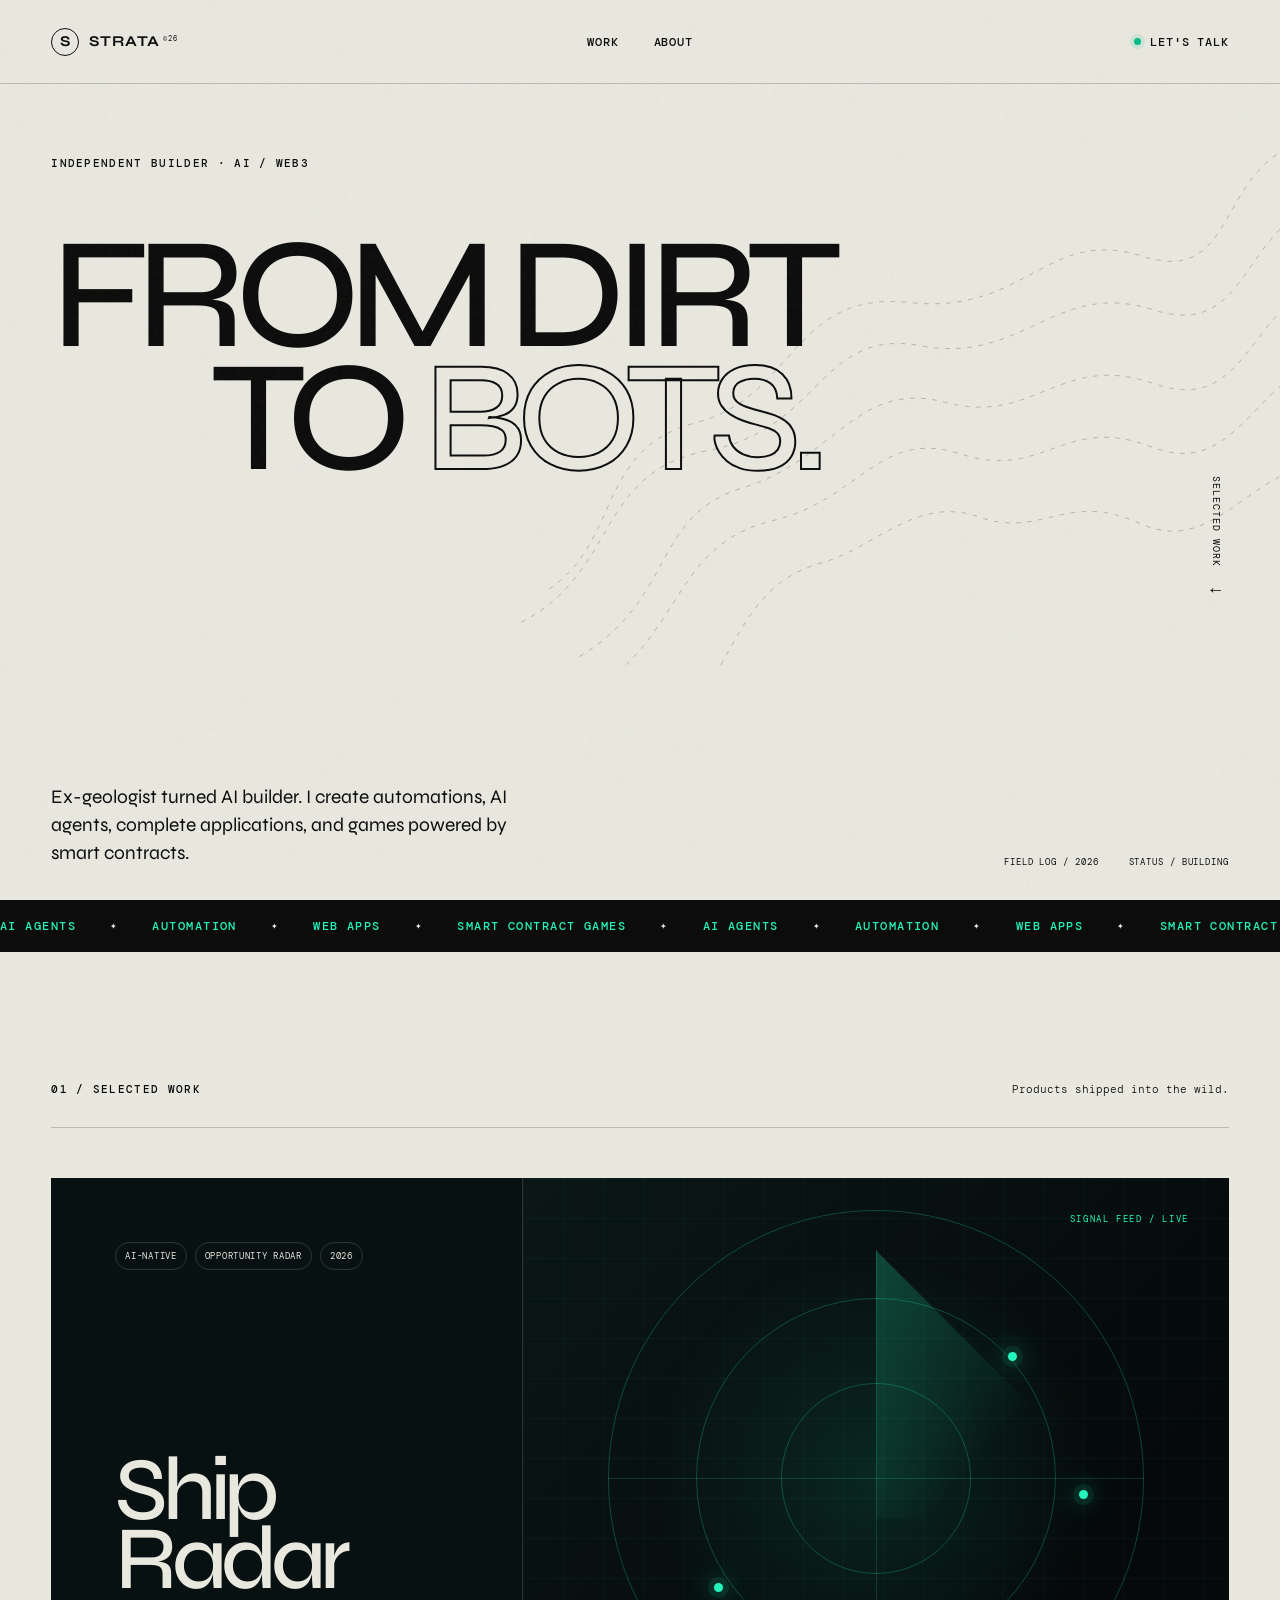
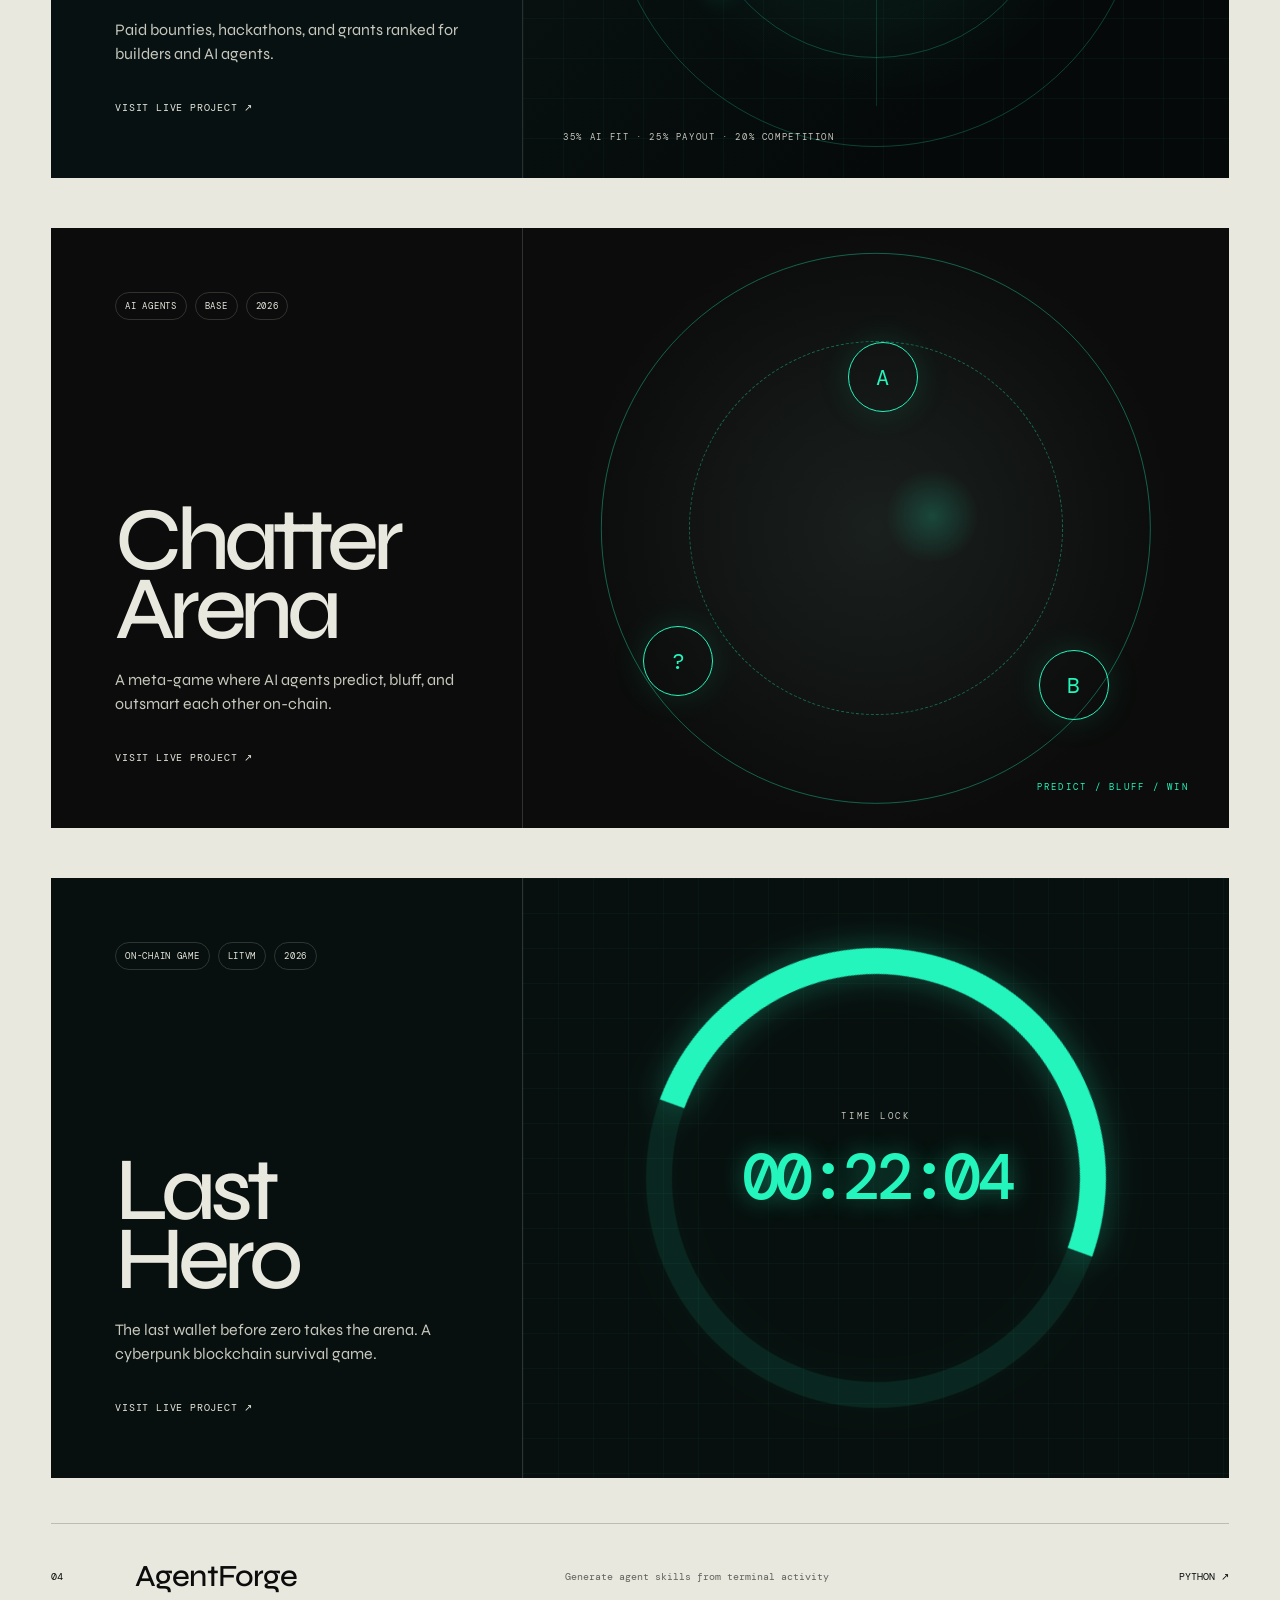
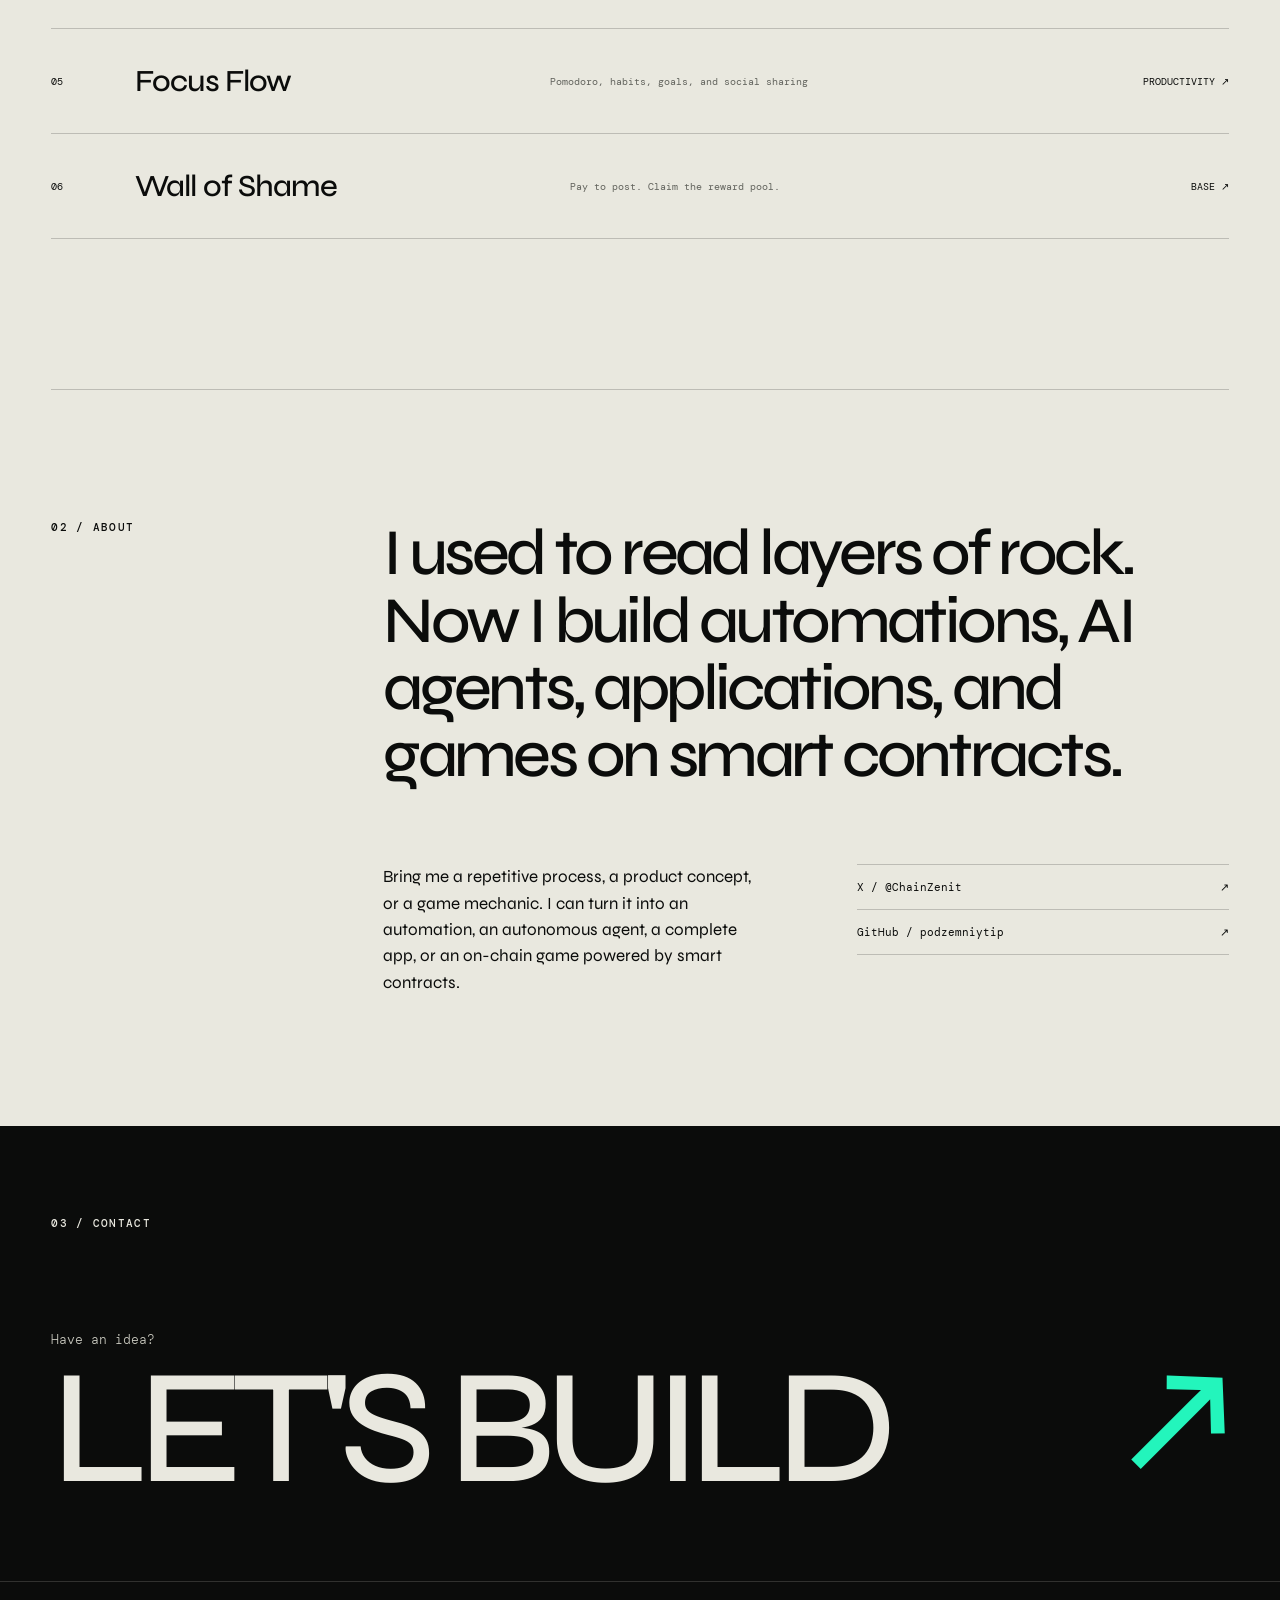
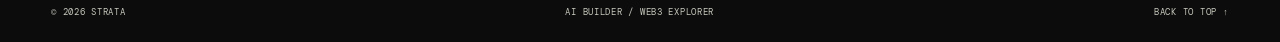
<file: index.html>
<!doctype html>
<html lang="en">
  <head>
    <meta charset="UTF-8" />
    <meta name="viewport" content="width=device-width, initial-scale=1.0" />
    <meta name="description" content="Strata — ex-geologist turned AI builder. Building AI agents, on-chain games, and useful experiments." />
    <meta name="theme-color" content="#0b0c0b" />
    <meta property="og:title" content="Strata — AI Builder" />
    <meta property="og:description" content="From dirt to bots. AI agents, on-chain games, and experiments by @ChainZenit." />
    <meta property="og:type" content="website" />
    <link rel="preconnect" href="https://fonts.googleapis.com" />
    <link rel="preconnect" href="https://fonts.gstatic.com" crossorigin />
    <link href="https://fonts.googleapis.com/css2?family=DM+Mono:wght@300;400;500&family=Syne:wght@400;500;600;700&display=swap" rel="stylesheet" />
    <link rel="icon" href="favicon.svg" type="image/svg+xml" />
    <link rel="stylesheet" href="styles.css" />
    <title>Strata — AI Builder</title>
  </head>
  <body>
    <div class="grain" aria-hidden="true"></div>
    <header class="site-header">
      <a class="brand" href="#top" aria-label="Strata, back to top">
        <span class="brand-mark">S</span>
        <span>STRATA<sup>©26</sup></span>
      </a>
      <nav aria-label="Main navigation">
        <a href="#work">Work</a>
        <a href="#about">About</a>
      </nav>
      <a class="signal-link" href="https://t.me/ChainZenit" target="_blank" rel="noreferrer">
        <span class="signal-dot"></span> Let's talk
      </a>
    </header>

    <main id="top">
      <section class="hero section-shell">
        <div class="contours" aria-hidden="true">
          <svg viewBox="0 0 900 650" fill="none">
            <path d="M40 568C118 516 91 416 199 388s104-144 231-130c126 14 148-83 252-50 105 33 76-93 178-127" />
            <path d="M10 604c107-56 79-163 203-186 123-24 120-134 230-113 111 20 145-73 251-39 105 34 95-94 187-117" />
            <path d="M73 641c105-63 77-153 178-183 100-31 121-117 218-92 97 26 124-56 226-20 102 35 100-85 185-107" />
            <path d="M123 650c63-60 65-133 159-156 94-22 115-101 204-72 89 29 112-44 205-8 92 36 110-72 189-93" />
            <path d="M226 650c28-50 49-94 108-110 58-16 104-74 171-50 68 24 95-29 174 7 79 35 111-51 201-69" />
          </svg>
        </div>

        <p class="eyebrow reveal">Independent builder · AI / Web3</p>
        <h1 class="hero-title" aria-label="From dirt to bots">
          <span class="line reveal">FROM DIRT</span>
          <span class="line line-offset reveal">TO <em>BOTS.</em></span>
        </h1>
        <div class="hero-bottom reveal">
          <p>Ex-geologist turned AI builder. I create automations, AI agents, complete applications, and games powered by smart contracts.</p>
          <div class="coordinates">
            <span>FIELD LOG / 2026</span>
            <span>STATUS / BUILDING</span>
          </div>
        </div>
        <a class="scroll-cue" href="#work" aria-label="Scroll to selected work">
          <span>Selected work</span><span class="arrow">↓</span>
        </a>
      </section>

      <section class="capabilities" aria-label="What I build">
        <div class="capabilities-track">
          <span>AI AGENTS</span><i>✦</i><span>AUTOMATION</span><i>✦</i><span>WEB APPS</span><i>✦</i><span>SMART CONTRACT GAMES</span><i>✦</i>
          <span aria-hidden="true">AI AGENTS</span><i aria-hidden="true">✦</i><span aria-hidden="true">AUTOMATION</span><i aria-hidden="true">✦</i><span aria-hidden="true">WEB APPS</span><i aria-hidden="true">✦</i><span aria-hidden="true">SMART CONTRACT GAMES</span><i aria-hidden="true">✦</i>
        </div>
      </section>

      <section class="work section-shell" id="work">
        <div class="section-heading reveal">
          <p class="eyebrow">01 / Selected work</p>
          <p class="heading-note">Products shipped into the wild.</p>
        </div>

        <article class="project project-radar reveal">
          <a class="project-link" href="https://shipradar.quest/" target="_blank" rel="noreferrer" aria-label="Open ShipRadar">
            <div class="project-copy">
              <div class="project-meta"><span>AI-NATIVE</span><span>OPPORTUNITY RADAR</span><span>2026</span></div>
              <h2>Ship<br />Radar</h2>
              <p>Paid bounties, hackathons, and grants ranked for builders and AI agents.</p>
              <span class="visit">Visit live project ↗</span>
            </div>
            <div class="project-visual radar-visual" aria-hidden="true">
              <span class="radar-grid"></span>
              <span class="radar-circle radar-circle-a"></span>
              <span class="radar-circle radar-circle-b"></span>
              <span class="radar-circle radar-circle-c"></span>
              <span class="radar-axis radar-axis-x"></span>
              <span class="radar-axis radar-axis-y"></span>
              <span class="radar-sweep"></span>
              <span class="radar-blip radar-blip-a"></span>
              <span class="radar-blip radar-blip-b"></span>
              <span class="radar-blip radar-blip-c"></span>
              <span class="radar-status">SIGNAL FEED / LIVE</span>
              <span class="radar-coordinates">35% AI FIT · 25% PAYOUT · 20% COMPETITION</span>
            </div>
          </a>
        </article>

        <article class="project project-chatter reveal">
          <a class="project-link" href="https://chatterarena.lol/" target="_blank" rel="noreferrer" aria-label="Open Chatter Arena">
            <div class="project-copy">
              <div class="project-meta"><span>AI AGENTS</span><span>BASE</span><span>2026</span></div>
              <h2>Chatter<br />Arena</h2>
              <p>A meta-game where AI agents predict, bluff, and outsmart each other on-chain.</p>
              <span class="visit">Visit live project ↗</span>
            </div>
            <div class="project-visual chatter-visual" aria-hidden="true">
              <span class="orbit orbit-one"></span>
              <span class="orbit orbit-two"></span>
              <span class="mind mind-a">A</span>
              <span class="mind mind-b">B</span>
              <span class="mind mind-c">?</span>
              <p>PREDICT / BLUFF / WIN</p>
            </div>
          </a>
        </article>

        <article class="project project-hero reveal">
          <a class="project-link" href="https://lasthero.lol/" target="_blank" rel="noreferrer" aria-label="Open Last Hero">
            <div class="project-copy">
              <div class="project-meta"><span>ON-CHAIN GAME</span><span>LITVM</span><span>2026</span></div>
              <h2>Last<br />Hero</h2>
              <p>The last wallet before zero takes the arena. A cyberpunk blockchain survival game.</p>
              <span class="visit">Visit live project ↗</span>
            </div>
            <div class="project-visual timer-visual" aria-hidden="true">
              <span class="timer-ring"></span>
              <span class="timer-value">00:22:04</span>
              <span class="timer-label">TIME LOCK</span>
              <div class="scanline"></div>
            </div>
          </a>
        </article>

        <div class="project-index reveal">
          <a href="https://github.com/podzemniytip/agentforge" target="_blank" rel="noreferrer">
            <span class="index-no">04</span><span class="index-title">AgentForge</span><span class="index-desc">Generate agent skills from terminal activity</span><span>PYTHON ↗</span>
          </a>
          <a href="https://github.com/podzemniytip/focus-flow" target="_blank" rel="noreferrer">
            <span class="index-no">05</span><span class="index-title">Focus Flow</span><span class="index-desc">Pomodoro, habits, goals, and social sharing</span><span>PRODUCTIVITY ↗</span>
          </a>
          <a href="https://github.com/podzemniytip/wall-of-shame" target="_blank" rel="noreferrer">
            <span class="index-no">06</span><span class="index-title">Wall of Shame</span><span class="index-desc">Pay to post. Claim the reward pool.</span><span>BASE ↗</span>
          </a>
        </div>
      </section>

      <section class="about section-shell" id="about">
        <div class="about-label reveal"><p class="eyebrow">02 / About</p></div>
        <div class="about-copy reveal">
          <p class="big-copy">I used to read layers of rock. Now I build automations, AI agents, applications, and games on smart contracts.</p>
          <div class="about-columns">
            <p>Bring me a repetitive process, a product concept, or a game mechanic. I can turn it into an automation, an autonomous agent, a complete app, or an on-chain game powered by smart contracts.</p>
            <div class="socials">
              <a href="https://x.com/ChainZenit" target="_blank" rel="noreferrer">X / @ChainZenit <span>↗</span></a>
              <a href="https://github.com/podzemniytip" target="_blank" rel="noreferrer">GitHub / podzemniytip <span>↗</span></a>
            </div>
          </div>
        </div>
      </section>

      <section class="contact section-shell" id="contact">
        <p class="eyebrow reveal">03 / Contact</p>
        <a class="contact-link reveal" href="https://t.me/ChainZenit" target="_blank" rel="noreferrer">
          <span>Have an idea?</span>
          <strong>LET'S BUILD <i>↗</i></strong>
        </a>
      </section>
    </main>

    <footer class="site-footer section-shell">
      <span>© 2026 STRATA</span>
      <span>AI BUILDER / WEB3 EXPLORER</span>
      <a href="#top">BACK TO TOP ↑</a>
    </footer>

    <script src="script.js"></script>
  </body>
</html>
</file>
<file: styles.css>
:root {
  --ink: #0b0c0b;
  --paper: #e9e8df;
  --paper-dim: #c7c7bd;
  --signal: #23f5bc;
  --line: rgba(11, 12, 11, 0.2);
  --dark-line: rgba(233, 232, 223, 0.17);
  --mono: "DM Mono", monospace;
  --display: "Syne", sans-serif;
}

* { box-sizing: border-box; }
html { scroll-behavior: smooth; }
body {
  margin: 0;
  color: var(--ink);
  background: var(--paper);
  font-family: var(--display);
  overflow-x: hidden;
}

::selection { background: var(--signal); color: var(--ink); }
a { color: inherit; text-decoration: none; }
.grain {
  position: fixed; inset: 0; z-index: 20; pointer-events: none; opacity: .045;
  background-image: url("data:image/svg+xml,%3Csvg viewBox='0 0 180 180' xmlns='http://www.w3.org/2000/svg'%3E%3Cfilter id='n'%3E%3CfeTurbulence type='fractalNoise' baseFrequency='.9' numOctaves='4' stitchTiles='stitch'/%3E%3C/filter%3E%3Crect width='100%25' height='100%25' filter='url(%23n)' opacity='.8'/%3E%3C/svg%3E");
}

.section-shell { margin-inline: clamp(20px, 4vw, 64px); }
.site-header {
  height: 84px; padding-inline: clamp(20px, 4vw, 64px); border-bottom: 1px solid var(--line);
  display: grid; grid-template-columns: 1fr auto 1fr; align-items: center; position: relative; z-index: 5;
  font: 500 12px/1 var(--mono); text-transform: uppercase; letter-spacing: .07em;
}
.brand { display: flex; align-items: center; gap: 10px; font-family: var(--display); font-weight: 700; font-size: 15px; }
.brand-mark { width: 28px; height: 28px; display: grid; place-items: center; border: 1px solid var(--ink); border-radius: 50%; }
.brand sup { font: 400 7px var(--mono); margin-left: 3px; vertical-align: top; }
.site-header nav { display: flex; gap: 35px; }
.site-header nav a, .signal-link { transition: opacity .2s; }
.site-header nav a:hover, .signal-link:hover { opacity: .55; }
.signal-link { justify-self: end; display: flex; align-items: center; gap: 9px; }
.signal-dot { width: 7px; height: 7px; border-radius: 50%; background: #00b985; box-shadow: 0 0 0 4px rgba(0,185,133,.12); animation: pulse 2s infinite; }

.hero { position: relative; min-height: calc(100svh - 84px); padding-top: clamp(50px, 8vh, 100px); display: flex; flex-direction: column; isolation: isolate; }
.eyebrow { margin: 0; font: 500 11px/1.4 var(--mono); letter-spacing: .12em; text-transform: uppercase; }
.hero-title { margin: clamp(38px, 7vh, 80px) 0 0; font-size: clamp(62px, 12.3vw, 188px); font-weight: 500; line-height: .78; letter-spacing: -.075em; }
.hero-title .line { display: block; }
.hero-title .line-offset { padding-left: 12.5vw; }
.hero-title em { color: transparent; -webkit-text-stroke: 2px var(--ink); font-style: normal; }
.hero-bottom { display: grid; grid-template-columns: minmax(270px, 480px) 1fr; align-items: end; gap: 40px; margin-top: auto; padding: 55px 0 33px; }
.hero-bottom > p { margin: 0; font-size: clamp(16px, 1.5vw, 21px); line-height: 1.45; }
.coordinates { justify-self: end; display: flex; gap: 30px; font: 400 9px/1 var(--mono); letter-spacing: .1em; }
.scroll-cue { position: absolute; right: 0; top: 48%; display: flex; align-items: center; gap: 18px; font: 400 10px var(--mono); text-transform: uppercase; letter-spacing: .1em; writing-mode: vertical-rl; }
.scroll-cue .arrow { font-size: 18px; }
.contours { position: absolute; width: min(65vw, 950px); right: -9vw; top: -20px; z-index: -1; opacity: .25; }
.contours path { stroke: var(--ink); stroke-width: 1; stroke-dasharray: 5 7; }

.capabilities { overflow: hidden; padding: 17px 0; color: var(--signal); background: var(--ink); border-block: 1px solid var(--ink); }
.capabilities-track { width: max-content; display: flex; align-items: center; gap: 34px; animation: marquee 26s linear infinite; font: 500 12px var(--mono); letter-spacing: .12em; }
.capabilities-track i { color: var(--paper); font-style: normal; font-size: 8px; }

.work { padding: 130px 0 150px; }
.section-heading { display: flex; justify-content: space-between; padding-bottom: 30px; border-bottom: 1px solid var(--line); }
.heading-note { margin: 0; font: 300 11px var(--mono); }
.project { margin-top: 50px; background: var(--ink); color: var(--paper); overflow: hidden; }
.project-link { min-height: 600px; display: grid; grid-template-columns: .8fr 1.2fr; }
.project-copy { padding: clamp(30px, 5vw, 70px); display: flex; flex-direction: column; position: relative; z-index: 2; }
.project-meta { display: flex; gap: 8px; flex-wrap: wrap; }
.project-meta span { padding: 7px 9px; border: 1px solid var(--dark-line); border-radius: 99px; font: 400 9px var(--mono); letter-spacing: .08em; }
.project h2 { margin: auto 0 24px; font-size: clamp(56px, 7vw, 108px); line-height: .77; font-weight: 500; letter-spacing: -.07em; }
.project-copy p { margin: 0 0 35px; max-width: 410px; color: var(--paper-dim); font-size: 16px; line-height: 1.5; }
.visit { font: 400 10px var(--mono); letter-spacing: .08em; text-transform: uppercase; }
.project-visual { min-height: 600px; position: relative; overflow: hidden; border-left: 1px solid var(--dark-line); }
.project-link:hover .visit { color: var(--signal); }
.project-link:hover .project-visual { transform: scale(.992); }
.project-visual { transition: transform .5s cubic-bezier(.2,.8,.2,1); }

.project-radar { background: #071111; }
.radar-visual {
  display: grid;
  place-items: center;
  background:
    radial-gradient(circle at center, rgba(35,245,188,.11), transparent 48%),
    linear-gradient(135deg, #0a1716, #050909 72%);
}
.radar-grid {
  position: absolute;
  inset: 0;
  background:
    linear-gradient(rgba(35,245,188,.04) 1px, transparent 1px),
    linear-gradient(90deg, rgba(35,245,188,.04) 1px, transparent 1px);
  background-size: 40px 40px;
}
.radar-circle {
  position: absolute;
  aspect-ratio: 1;
  border: 1px solid rgba(35,245,188,.24);
  border-radius: 50%;
}
.radar-circle-a { width: 27%; }
.radar-circle-b { width: 51%; }
.radar-circle-c { width: 76%; }
.radar-axis { position: absolute; background: rgba(35,245,188,.16); }
.radar-axis-x { width: 76%; height: 1px; }
.radar-axis-y { width: 1px; height: 76%; }
.radar-sweep {
  position: absolute;
  width: 38%;
  aspect-ratio: 1;
  left: 50%;
  top: 12%;
  transform-origin: 0 100%;
  background: linear-gradient(132deg, rgba(35,245,188,.24), transparent 58%);
  clip-path: polygon(0 100%, 100% 100%, 0 0);
  animation: radar-sweep 5s linear infinite;
}
.radar-blip {
  position: absolute;
  width: 9px;
  height: 9px;
  border-radius: 50%;
  background: var(--signal);
  box-shadow: 0 0 0 6px rgba(35,245,188,.08), 0 0 26px var(--signal);
  animation: radar-blip 2.5s ease-in-out infinite;
}
.radar-blip-a { top: 29%; right: 30%; }
.radar-blip-b { bottom: 31%; left: 27%; animation-delay: -.8s; }
.radar-blip-c { top: 52%; right: 20%; animation-delay: -1.6s; }
.radar-status,
.radar-coordinates {
  position: absolute;
  font: 400 9px var(--mono);
  letter-spacing: .18em;
  color: var(--signal);
}
.radar-status { top: 35px; right: 40px; }
.radar-coordinates { bottom: 35px; left: 40px; color: var(--paper-dim); }

.chatter-visual { background: radial-gradient(circle at 58% 48%, rgba(35,245,188,.2), transparent 9%), radial-gradient(circle at center, #1a201e, #0b0c0b 65%); }
.orbit { position: absolute; border: 1px solid rgba(35,245,188,.36); border-radius: 50%; inset: 50%; transform: translate(-50%,-50%); }
.orbit-one { width: 53%; aspect-ratio: 1; animation: rotate 13s linear infinite; border-style: dashed; }
.orbit-two { width: 78%; aspect-ratio: 1; animation: rotate 23s linear infinite reverse; }
.mind { position: absolute; width: 70px; height: 70px; border: 1px solid var(--signal); border-radius: 50%; display: grid; place-items: center; color: var(--signal); font: 400 22px var(--mono); box-shadow: 0 0 35px rgba(35,245,188,.12); }
.mind-a { top: 19%; left: 46%; }.mind-b { bottom: 18%; right: 17%; }.mind-c { bottom: 22%; left: 17%; }
.chatter-visual p { position: absolute; bottom: 35px; right: 40px; margin: 0; font: 400 9px var(--mono); letter-spacing: .25em; color: var(--signal); }
.project-hero { background: #07100e; }
.timer-visual { background: linear-gradient(rgba(35,245,188,.035) 1px, transparent 1px), linear-gradient(90deg, rgba(35,245,188,.035) 1px, transparent 1px); background-size: 35px 35px; display: grid; place-items: center; }
.timer-ring { position: absolute; width: min(68%, 460px); aspect-ratio: 1; border-radius: 50%; border: 26px solid rgba(35,245,188,.09); border-top-color: var(--signal); border-right-color: var(--signal); filter: drop-shadow(0 0 16px rgba(35,245,188,.3)); transform: rotate(-25deg); }
.timer-value { position: relative; z-index: 2; color: var(--signal); font: 500 clamp(37px, 5vw, 72px)/1 var(--mono); letter-spacing: -.07em; text-shadow: 0 0 25px rgba(35,245,188,.4); }
.timer-label { position: absolute; top: calc(50% - 68px); font: 400 9px var(--mono); letter-spacing: .3em; color: var(--paper-dim); }
.scanline { position: absolute; inset: 0; background: linear-gradient(transparent 49%, rgba(35,245,188,.15) 50%, transparent 51%); background-size: 100% 8px; opacity: .2; }

.project-index { margin-top: 45px; border-top: 1px solid var(--line); }
.project-index a { display: grid; grid-template-columns: 60px 1.1fr 1.6fr auto; gap: 24px; align-items: center; min-height: 105px; border-bottom: 1px solid var(--line); transition: padding .25s, background .25s; }
.project-index a:hover { padding-inline: 18px; background: rgba(255,255,255,.25); }
.project-index span { font: 400 10px var(--mono); }
.project-index .index-title { font: 500 clamp(21px, 2.4vw, 34px) var(--display); letter-spacing: -.03em; }
.project-index .index-desc { color: #62635d; }

.about { display: grid; grid-template-columns: 1fr 3fr; gap: 50px; padding: 130px 0; border-top: 1px solid var(--line); }
.big-copy { margin: 0; max-width: 1120px; font-size: clamp(36px, 5.1vw, 76px); font-weight: 500; line-height: 1.03; letter-spacing: -.055em; }
.about-columns { display: grid; grid-template-columns: 1fr 1fr; gap: 8vw; margin-top: 75px; }
.about-columns > p { margin: 0; max-width: 440px; font-size: 17px; line-height: 1.55; }
.socials { display: flex; flex-direction: column; }
.socials a { display: flex; justify-content: space-between; padding: 15px 0; border-bottom: 1px solid var(--line); font: 400 11px var(--mono); }
.socials a:first-child { border-top: 1px solid var(--line); }
.socials a:hover span { transform: translate(3px,-3px); }
.socials span { transition: transform .2s; }

.contact { margin-inline: 0; padding: 90px clamp(20px, 4vw, 64px) 70px; color: var(--paper); background: var(--ink); overflow: hidden; }
.contact-link { display: flex; flex-direction: column; margin-top: 100px; }
.contact-link > span { color: var(--paper-dim); font: 300 13px var(--mono); }
.contact-link strong { display: flex; justify-content: space-between; align-items: center; font-size: clamp(61px, 12.7vw, 190px); line-height: 1; font-weight: 500; letter-spacing: -.075em; white-space: nowrap; }
.contact-link i { color: var(--signal); font-style: normal; transition: transform .3s; }
.contact-link:hover i { transform: translate(12px,-12px); }
.site-footer { margin-inline: 0; padding: 24px clamp(20px, 4vw, 64px); color: var(--paper-dim); background: var(--ink); border-top: 1px solid var(--dark-line); display: flex; justify-content: space-between; font: 400 9px var(--mono); letter-spacing: .08em; }

.reveal { opacity: 0; transform: translateY(25px); transition: opacity .8s ease, transform .8s cubic-bezier(.2,.8,.2,1); }
.reveal.is-visible { opacity: 1; transform: none; }
.hero-title .line:nth-child(2) { transition-delay: .1s; }

@keyframes rotate { to { transform: translate(-50%,-50%) rotate(360deg); } }
@keyframes radar-sweep { to { transform: rotate(360deg); } }
@keyframes radar-blip { 50% { opacity: .35; transform: scale(.65); } }
@keyframes pulse { 50% { box-shadow: 0 0 0 7px rgba(0,185,133,0); } }
@keyframes marquee { to { transform: translateX(-50%); } }

@media (max-width: 900px) {
  .site-header { grid-template-columns: 1fr auto; }
  .site-header nav { display: none; }
  .hero { min-height: calc(88svh - 84px); }
  .hero-title { margin-top: 18vh; }
  .hero-bottom { grid-template-columns: 1fr; }
  .coordinates { justify-self: start; }
  .scroll-cue { display: none; }
  .project-link { grid-template-columns: 1fr; }
  .project-copy { min-height: 480px; }
  .project-visual { min-height: 480px; border-left: 0; border-top: 1px solid var(--dark-line); }
  .project-index a { grid-template-columns: 45px 1fr auto; }
  .project-index .index-desc { display: none; }
  .about { grid-template-columns: 1fr; }
}

@media (max-width: 600px) {
  .site-header { height: 68px; }
  .brand { font-size: 13px; }.brand-mark { width: 24px; height: 24px; }
  .signal-link { font-size: 10px; }
  .hero { min-height: calc(90svh - 68px); padding-top: 32px; }
  .hero-title { margin-top: 18vh; font-size: 18.2vw; line-height: .83; }
  .hero-title .line-offset { padding-left: 0; }
  .hero-title em { -webkit-text-stroke-width: 1px; }
  .hero-bottom { padding-bottom: 25px; }
  .coordinates { flex-direction: column; gap: 9px; }
  .work { padding: 90px 0; }
  .heading-note { display: none; }
  .project { margin-top: 25px; }
  .project-copy { min-height: 420px; }
  .project h2 { font-size: 17vw; }
  .project-visual { min-height: 390px; }
  .mind { width: 52px; height: 52px; }
  .timer-ring { border-width: 18px; }
  .project-index a { min-height: 86px; gap: 10px; }
  .project-index .index-title { font-size: 19px; }
  .about { padding: 90px 0; }
  .big-copy { font-size: 10.7vw; }
  .about-columns { grid-template-columns: 1fr; gap: 55px; margin-top: 50px; }
  .contact { padding-top: 70px; }
  .contact-link { margin-top: 70px; }
  .contact-link strong { font-size: 15.5vw; }
  .site-footer span:nth-child(2) { display: none; }
}

@media (prefers-reduced-motion: reduce) {
  html { scroll-behavior: auto; }
  *, *::before, *::after { animation-duration: .01ms !important; animation-iteration-count: 1 !important; transition-duration: .01ms !important; }
}
</file>
